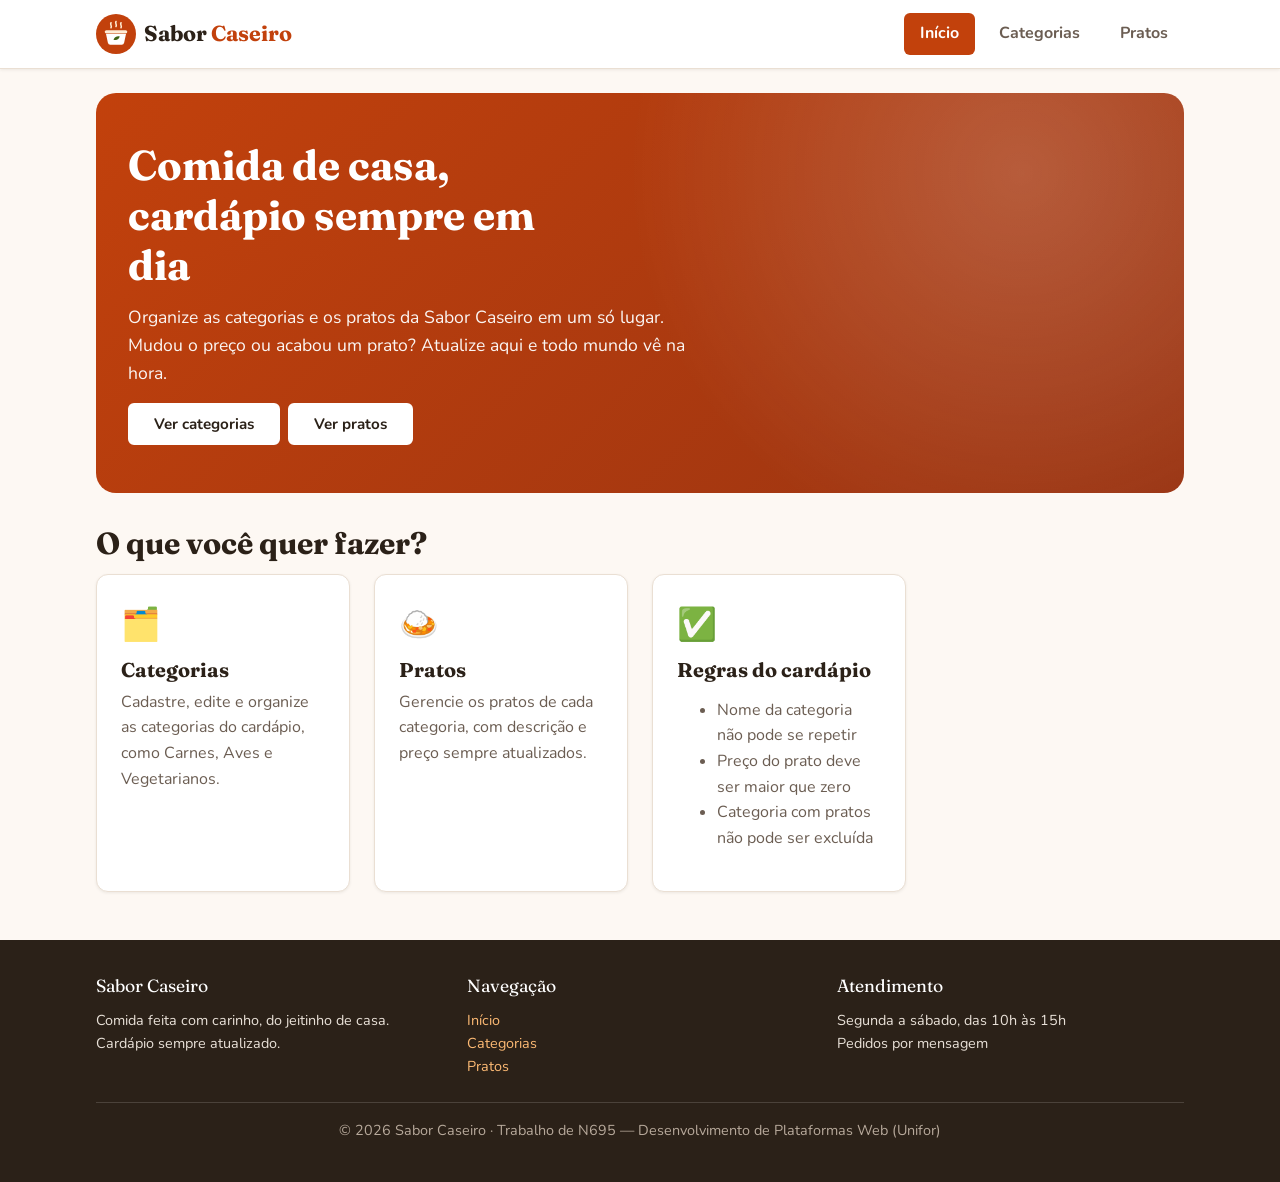
<file: frontend/index.html>
<!DOCTYPE html>
<html lang="pt-BR">
<head>
  <meta charset="UTF-8" />
  <meta name="viewport" content="width=device-width, initial-scale=1.0" />
  <meta name="description" content="Cardápio digital da marmitaria Sabor Caseiro." />
  <title>Sabor Caseiro — Cardápio Digital</title>
  <link rel="icon" href="img/logo.svg" type="image/svg+xml" />
  <link rel="preconnect" href="https://fonts.googleapis.com" />
  <link rel="preconnect" href="https://fonts.gstatic.com" crossorigin />
  <link href="https://fonts.googleapis.com/css2?family=Fraunces:wght@600;700&family=Nunito:wght@400;600;700;800&display=swap" rel="stylesheet" />
  <link rel="stylesheet" href="css/base.css" />
  <link rel="stylesheet" href="css/layout.css" />
  <link rel="stylesheet" href="css/componentes.css" />
</head>
<body data-pagina="inicio">
  <div id="cabecalho"></div>

  <main class="principal">
    <div class="container">
      <section class="destaque">
        <h1>Comida de casa, cardápio sempre em dia</h1>
        <p>
          Organize as categorias e os pratos da Sabor Caseiro em um só lugar.
          Mudou o preço ou acabou um prato? Atualize aqui e todo mundo vê na hora.
        </p>
        <div class="cartao__rodape">
          <a class="botao botao--secundario" href="categorias.html">Ver categorias</a>
          <a class="botao botao--secundario" href="pratos.html">Ver pratos</a>
        </div>
      </section>

      <h2>O que você quer fazer?</h2>
      <div class="grade-cartoes">
        <a class="cartao atalho" href="categorias.html">
          <div class="atalho__icone" aria-hidden="true">🗂️</div>
          <h3 class="cartao__titulo">Categorias</h3>
          <p class="texto-suave">Cadastre, edite e organize as categorias do cardápio, como Carnes, Aves e Vegetarianos.</p>
        </a>
        <a class="cartao atalho" href="pratos.html">
          <div class="atalho__icone" aria-hidden="true">🍛</div>
          <h3 class="cartao__titulo">Pratos</h3>
          <p class="texto-suave">Gerencie os pratos de cada categoria, com descrição e preço sempre atualizados.</p>
        </a>
        <div class="cartao">
          <div class="atalho__icone" aria-hidden="true">✅</div>
          <h3 class="cartao__titulo">Regras do cardápio</h3>
          <ul class="texto-suave">
            <li>Nome da categoria não pode se repetir</li>
            <li>Preço do prato deve ser maior que zero</li>
            <li>Categoria com pratos não pode ser excluída</li>
          </ul>
        </div>
      </div>
    </div>
  </main>

  <div id="rodape"></div>

  <script src="js/layout.js"></script>
  <script src="js/ui.js"></script>
</body>
</html>
</file>
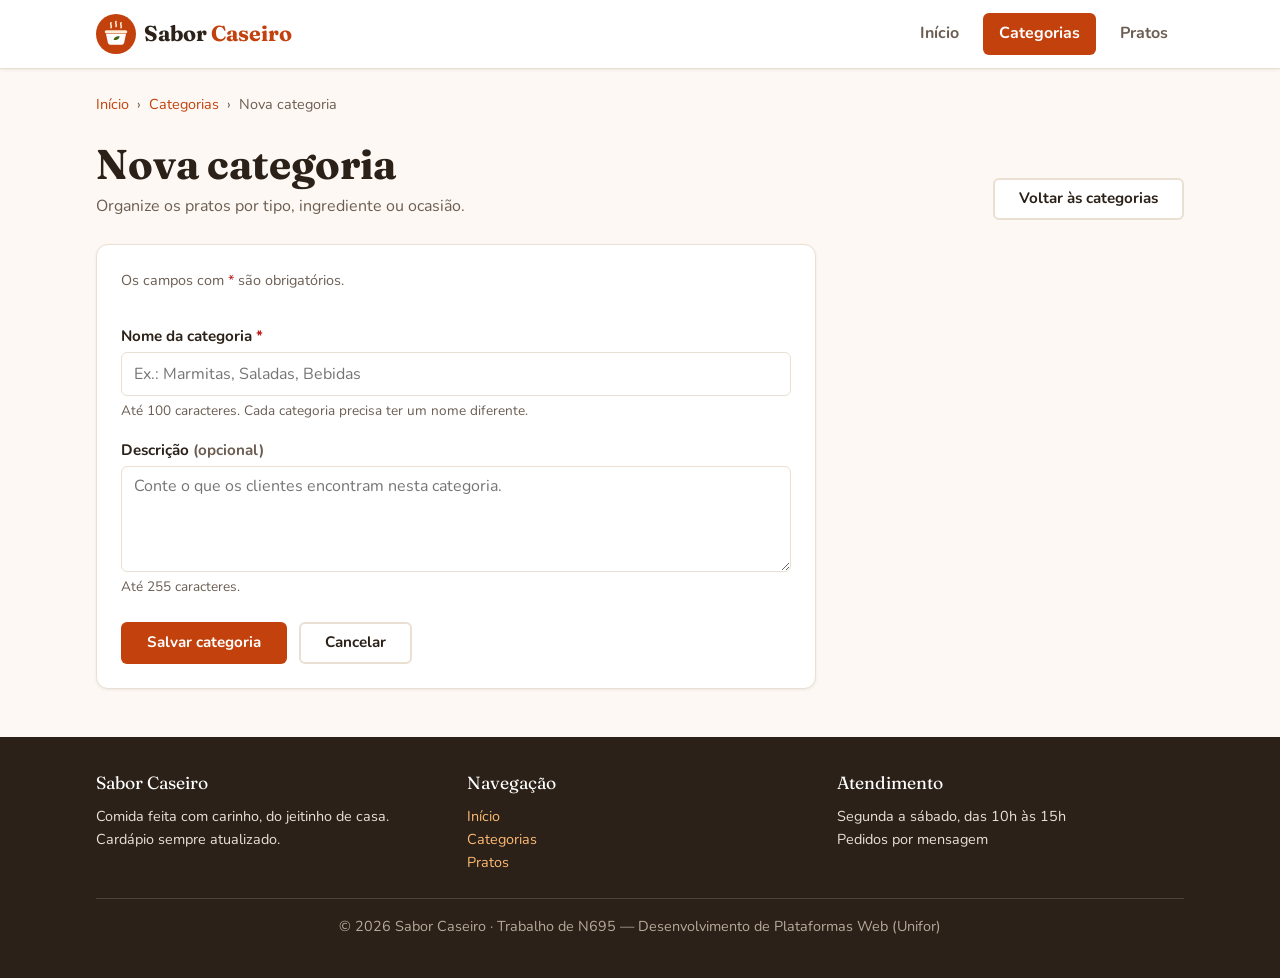
<file: frontend/categoria-formulario.html>
<!DOCTYPE html>
<html lang="pt-BR">
<head>
  <meta charset="UTF-8" />
  <meta name="viewport" content="width=device-width, initial-scale=1.0" />
  <title>Nova categoria — Sabor Caseiro</title>
  <link rel="icon" href="img/logo.svg" type="image/svg+xml" />
  <link rel="preconnect" href="https://fonts.googleapis.com" />
  <link rel="preconnect" href="https://fonts.gstatic.com" crossorigin />
  <link href="https://fonts.googleapis.com/css2?family=Fraunces:wght@600;700&family=Nunito:wght@400;600;700;800&display=swap" rel="stylesheet" />
  <link rel="stylesheet" href="css/base.css" />
  <link rel="stylesheet" href="css/layout.css" />
  <link rel="stylesheet" href="css/componentes.css" />
  <link rel="stylesheet" href="css/jose.css" />
</head>
<body data-pagina="categorias" data-tela="categoria-formulario">
  <div id="cabecalho"></div>
  <main class="principal" id="principal">
    <div class="container">
      <nav class="trilha" aria-label="Você está em">
        <ol class="trilha__lista">
          <li class="trilha__item"><a href="index.html">Início</a></li>
          <li class="trilha__item"><a href="categorias.html">Categorias</a></li>
          <li class="trilha__item" id="trilha-formulario" aria-current="page">Nova categoria</li>
        </ol>
      </nav>
      <div class="cabecalho-pagina">
        <div>
          <h1 id="titulo-formulario" class="cabecalho-pagina__titulo">Nova categoria</h1>
          <p class="cabecalho-pagina__subtitulo">Organize os pratos por tipo, ingrediente ou ocasião.</p>
        </div>
        <a class="botao botao--secundario" href="categorias.html">Voltar às categorias</a>
      </div>
      <div id="mensagem" tabindex="-1" hidden></div>
      <div id="carregando" class="carregando" role="status">Carregando categoria…</div>
      <button id="tentar-novamente" class="botao botao--secundario" type="button" hidden>Tentar novamente</button>
      <form id="formulario" class="formulario cartao painel-formulario" novalidate hidden>
        <p class="nota-formulario texto-suave">Os campos com <span class="campo__obrigatorio">*</span> são obrigatórios.</p>
        <div class="campo">
          <label class="campo__rotulo" for="nome">Nome da categoria <span class="campo__obrigatorio" aria-hidden="true">*</span></label>
          <input class="campo__entrada" id="nome" name="nome" type="text" required maxlength="100" autocomplete="off" placeholder="Ex.: Marmitas, Saladas, Bebidas" aria-describedby="nome-ajuda nome-erro" />
          <small class="campo__ajuda" id="nome-ajuda">Até 100 caracteres. Cada categoria precisa ter um nome diferente.</small>
          <span class="campo__erro" id="nome-erro"></span>
        </div>
        <div class="campo">
          <label class="campo__rotulo" for="descricao">Descrição <span class="texto-suave">(opcional)</span></label>
          <textarea class="campo__entrada" id="descricao" name="descricao" maxlength="255" rows="4" placeholder="Conte o que os clientes encontram nesta categoria." aria-describedby="descricao-ajuda descricao-erro"></textarea>
          <small class="campo__ajuda" id="descricao-ajuda">Até 255 caracteres.</small>
          <span class="campo__erro" id="descricao-erro"></span>
        </div>
        <div class="formulario__acoes">
          <button id="salvar" class="botao botao--primario" type="submit">Salvar categoria</button>
          <a class="botao botao--secundario" href="categorias.html">Cancelar</a>
        </div>
      </form>
      <noscript><p class="alerta alerta--aviso">Ative o JavaScript para cadastrar ou editar categorias.</p></noscript>
    </div>
  </main>
  <div id="rodape"></div>
  <script src="js/layout.js"></script>
  <script src="js/ui.js"></script>
  <script src="js/api.js"></script>
  <script src="js/categorias.js"></script>
</body>
</html>
</file>
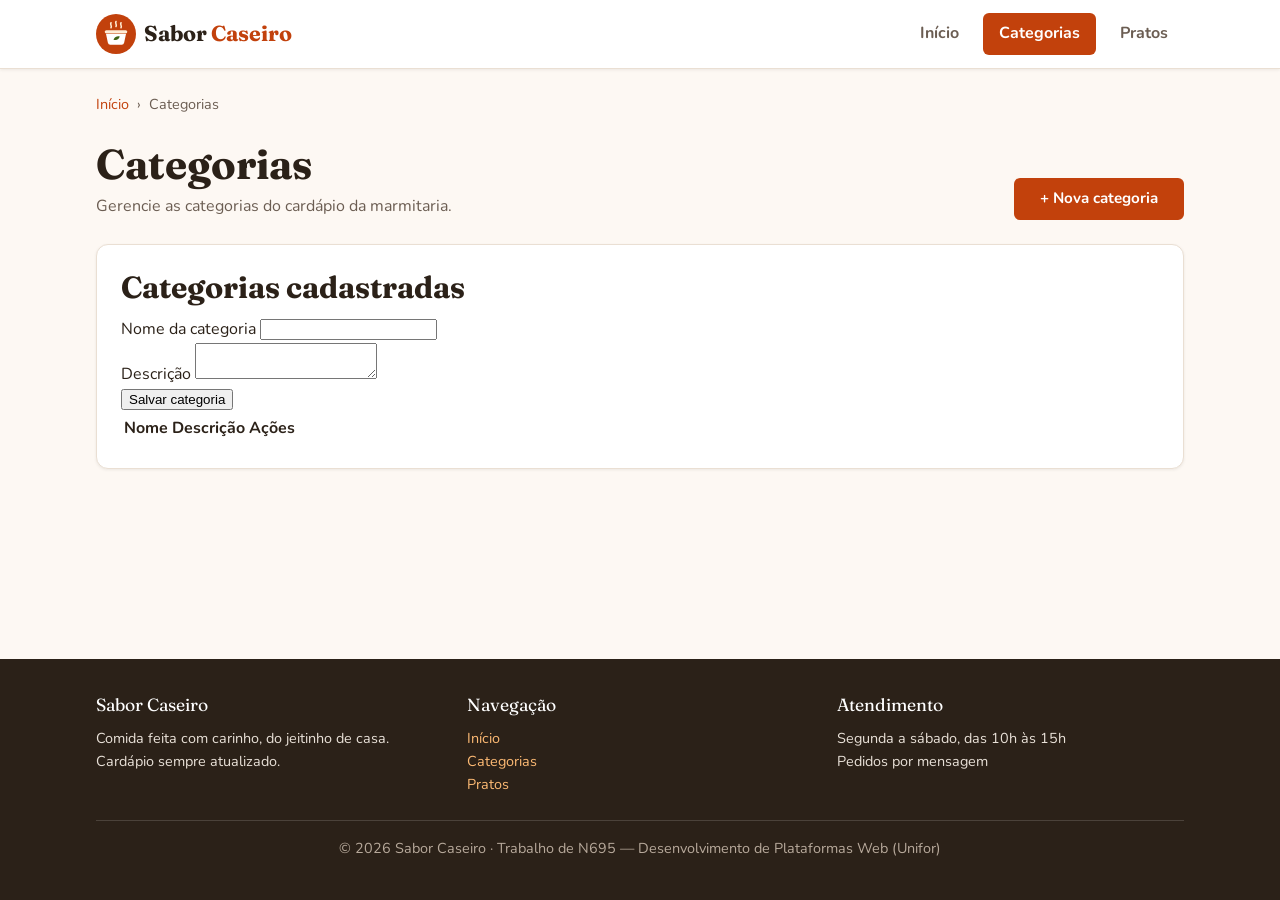
<file: frontend/categorias.html>
<!DOCTYPE html>
<!--
  MODELO DE PÁGINA — Sabor Caseiro
  Copie este arquivo para criar uma nova tela (ex.: categorias.html, pratos.html).
  1. Troque o <title> e o data-pagina do <body> ("categorias" ou "pratos").
  2. Coloque o conteúdo da tela dentro de <div class="container">.
  3. Adicione o script específico da tela depois de layout.js e ui.js.
-->
<html lang="pt-BR">
<head>
  <meta charset="UTF-8" />
  <meta name="viewport" content="width=device-width, initial-scale=1.0" />
  <title>Categorias - Sabor Caseiro</title>
  <link rel="icon" href="img/logo.svg" type="image/svg+xml" />
  <link rel="preconnect" href="https://fonts.googleapis.com" />
  <link rel="preconnect" href="https://fonts.gstatic.com" crossorigin />
  <link href="https://fonts.googleapis.com/css2?family=Fraunces:wght@600;700&family=Nunito:wght@400;600;700;800&display=swap" rel="stylesheet" />
  <link rel="stylesheet" href="css/base.css" />
  <link rel="stylesheet" href="css/layout.css" />
  <link rel="stylesheet" href="css/componentes.css" />
</head>
<body data-pagina="categorias">
  <div id="cabecalho"></div>

  <main class="principal">
    <div class="container">
      <nav class="trilha" aria-label="Você está em">
        <ol class="trilha__lista">
          <li class="trilha__item"><a href="index.html">Início</a></li>
          <li class="trilha__item" aria-current="page">Categorias</li>
        </ol>
      </nav>

      <div class="cabecalho-pagina">
        <div>
          <h1 class="cabecalho-pagina__titulo">Categorias</h1>
          <p class="cabecalho-pagina__subtitulo">Gerencie as categorias do cardápio da marmitaria.</p>
        </div>
        <a class="botao botao--primario" href="#">+ Nova categoria</a>
      </div>

      <section class="cartao">
    <h2>Categorias cadastradas</h2>

    <form id="form-categoria">
        <input type="hidden" id="categoria-id">

        <div>
            <label for="nome">Nome da categoria</label>
            <input type="text" id="nome" required>
        </div>

        <div>
            <label for="descricao">Descrição</label>
            <textarea id="descricao"></textarea>
        </div>

        <button type="submit" id="btn-salvar">
            Salvar categoria
        </button>

        <button type="button" id="btn-cancelar" hidden>
            Cancelar edição
        </button>
    </form>

    <div id="mensagem-categorias"></div>

    <table>
        <thead>
            <tr>
                <th>Nome</th>
                <th>Descrição</th>
                <th>Ações</th>
            </tr>
        </thead>
        <tbody id="tabela-categorias"></tbody>
    </table>
</section>
    </div>
  </main>

  <div id="rodape"></div>

  <script src="js/layout.js"></script>
  <script src="js/ui.js"></script>
  <!-- <script src="js/categorias.js"></script> -->
</body>
</html>
</file>
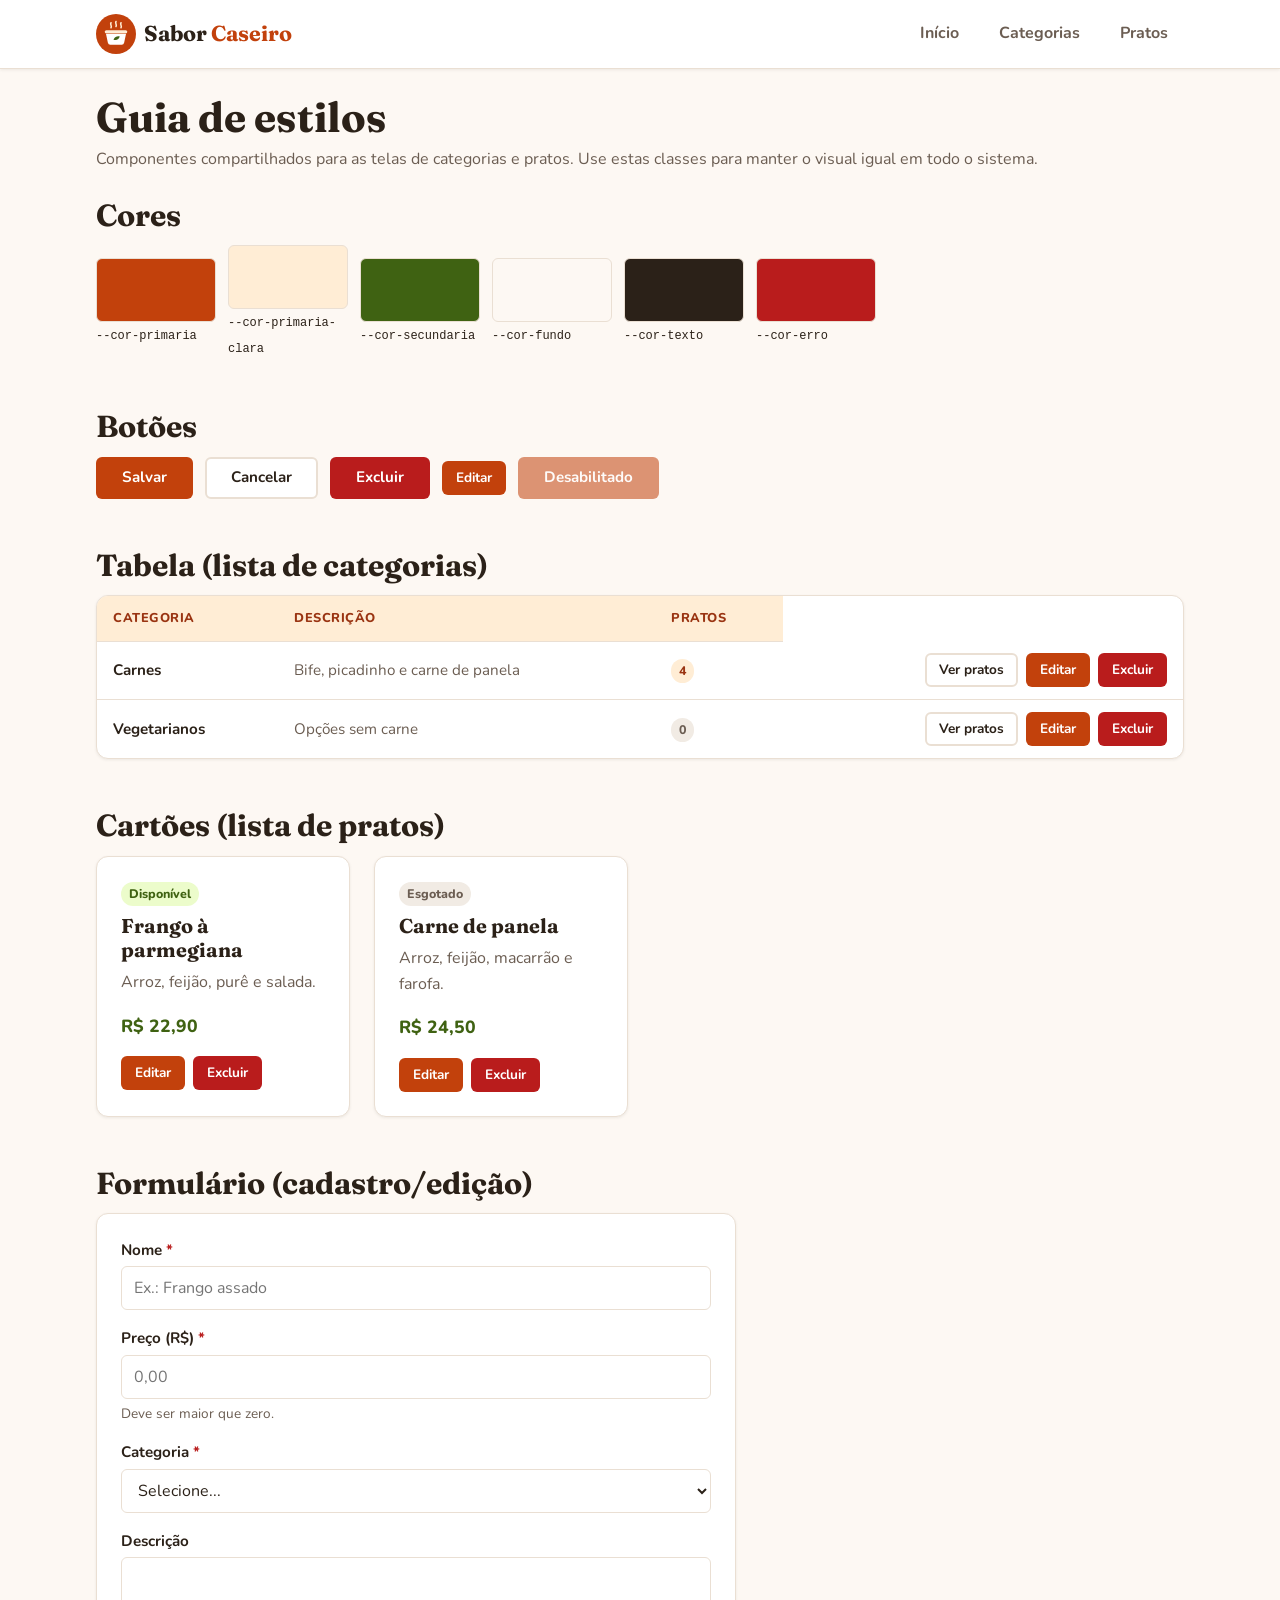
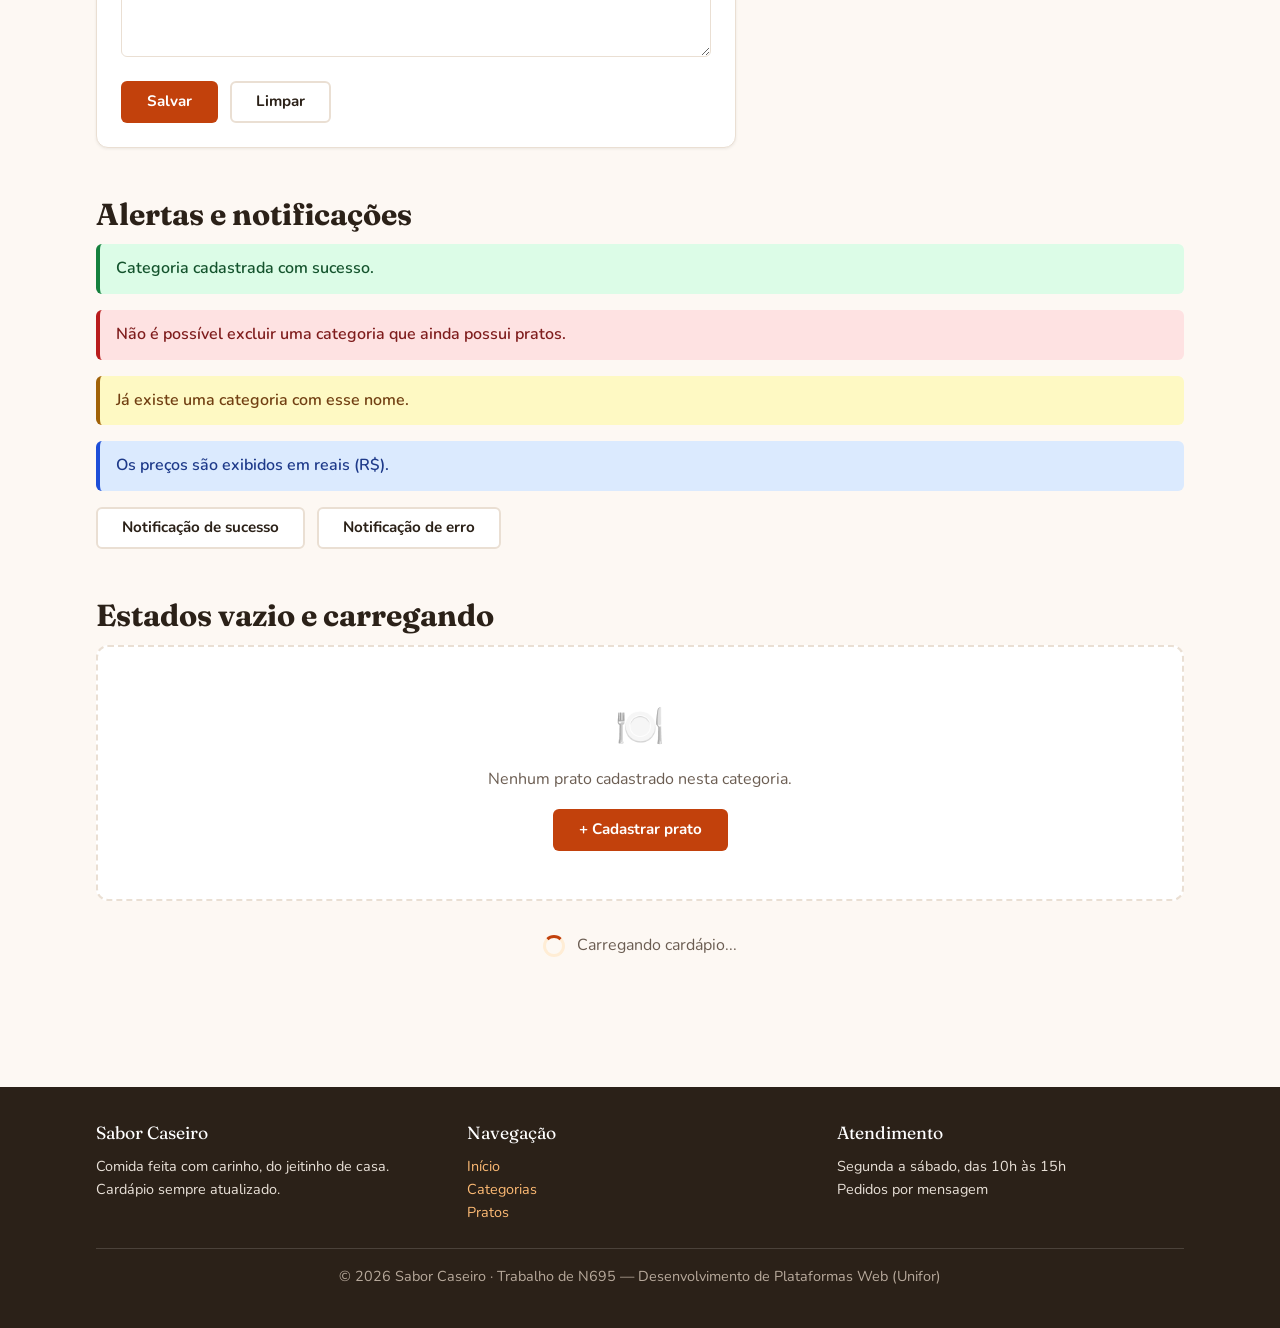
<file: frontend/guia-de-estilos.html>
<!DOCTYPE html>
<html lang="pt-BR">
<head>
  <meta charset="UTF-8" />
  <meta name="viewport" content="width=device-width, initial-scale=1.0" />
  <title>Guia de estilos — Sabor Caseiro</title>
  <link rel="icon" href="img/logo.svg" type="image/svg+xml" />
  <link rel="preconnect" href="https://fonts.googleapis.com" />
  <link rel="preconnect" href="https://fonts.gstatic.com" crossorigin />
  <link href="https://fonts.googleapis.com/css2?family=Fraunces:wght@600;700&family=Nunito:wght@400;600;700;800&display=swap" rel="stylesheet" />
  <link rel="stylesheet" href="css/base.css" />
  <link rel="stylesheet" href="css/layout.css" />
  <link rel="stylesheet" href="css/componentes.css" />
  <style>
    .secao-guia { margin-bottom: var(--esp-7); }
    .linha { display: flex; flex-wrap: wrap; gap: var(--esp-3); align-items: center; }
    .amostra { width: 120px; }
    .amostra__cor { height: 64px; border-radius: var(--raio-p); border: 1px solid var(--cor-borda); }
    .amostra code { font-size: 0.75rem; }
  </style>
</head>
<body data-pagina="">
  <div id="cabecalho"></div>

  <main class="principal">
    <div class="container">
      <div class="cabecalho-pagina">
        <div>
          <h1 class="cabecalho-pagina__titulo">Guia de estilos</h1>
          <p class="cabecalho-pagina__subtitulo">
            Componentes compartilhados para as telas de categorias e pratos.
            Use estas classes para manter o visual igual em todo o sistema.
          </p>
        </div>
      </div>

      <section class="secao-guia">
        <h2>Cores</h2>
        <div class="linha">
          <div class="amostra"><div class="amostra__cor" style="background:var(--cor-primaria)"></div><code>--cor-primaria</code></div>
          <div class="amostra"><div class="amostra__cor" style="background:var(--cor-primaria-clara)"></div><code>--cor-primaria-clara</code></div>
          <div class="amostra"><div class="amostra__cor" style="background:var(--cor-secundaria)"></div><code>--cor-secundaria</code></div>
          <div class="amostra"><div class="amostra__cor" style="background:var(--cor-fundo)"></div><code>--cor-fundo</code></div>
          <div class="amostra"><div class="amostra__cor" style="background:var(--cor-texto)"></div><code>--cor-texto</code></div>
          <div class="amostra"><div class="amostra__cor" style="background:var(--cor-erro)"></div><code>--cor-erro</code></div>
        </div>
      </section>

      <section class="secao-guia">
        <h2>Botões</h2>
        <div class="linha">
          <button class="botao botao--primario" type="button">Salvar</button>
          <button class="botao botao--secundario" type="button">Cancelar</button>
          <button class="botao botao--perigo" type="button">Excluir</button>
          <button class="botao botao--primario botao--pequeno" type="button">Editar</button>
          <button class="botao botao--primario" type="button" disabled>Desabilitado</button>
        </div>
      </section>

      <section class="secao-guia">
        <h2>Tabela (lista de categorias)</h2>
        <div class="tabela-wrapper">
          <table class="tabela">
            <thead>
              <tr><th>Categoria</th><th>Descrição</th><th class="tabela__numero">Pratos</th><th class="sr-only">Ações</th></tr>
            </thead>
            <tbody>
              <tr>
                <td><strong>Carnes</strong></td>
                <td class="texto-suave">Bife, picadinho e carne de panela</td>
                <td class="tabela__numero"><span class="selo selo--primario">4</span></td>
                <td><div class="tabela__acoes">
                  <a class="botao botao--secundario botao--pequeno" href="#">Ver pratos</a>
                  <button class="botao botao--primario botao--pequeno" type="button">Editar</button>
                  <button class="botao botao--perigo botao--pequeno" type="button" data-demo="excluir">Excluir</button>
                </div></td>
              </tr>
              <tr>
                <td><strong>Vegetarianos</strong></td>
                <td class="texto-suave">Opções sem carne</td>
                <td class="tabela__numero"><span class="selo selo--neutro">0</span></td>
                <td><div class="tabela__acoes">
                  <a class="botao botao--secundario botao--pequeno" href="#">Ver pratos</a>
                  <button class="botao botao--primario botao--pequeno" type="button">Editar</button>
                  <button class="botao botao--perigo botao--pequeno" type="button" data-demo="excluir">Excluir</button>
                </div></td>
              </tr>
            </tbody>
          </table>
        </div>
      </section>

      <section class="secao-guia">
        <h2>Cartões (lista de pratos)</h2>
        <div class="grade-cartoes">
          <article class="cartao">
            <span class="selo selo--sucesso">Disponível</span>
            <h3 class="cartao__titulo" style="margin-top:var(--esp-2)">Frango à parmegiana</h3>
            <p class="texto-suave">Arroz, feijão, purê e salada.</p>
            <p class="preco" data-preco="22.9"></p>
            <div class="cartao__rodape">
              <button class="botao botao--primario botao--pequeno" type="button">Editar</button>
              <button class="botao botao--perigo botao--pequeno" type="button" data-demo="excluir">Excluir</button>
            </div>
          </article>
          <article class="cartao">
            <span class="selo selo--neutro">Esgotado</span>
            <h3 class="cartao__titulo" style="margin-top:var(--esp-2)">Carne de panela</h3>
            <p class="texto-suave">Arroz, feijão, macarrão e farofa.</p>
            <p class="preco" data-preco="24.5"></p>
            <div class="cartao__rodape">
              <button class="botao botao--primario botao--pequeno" type="button">Editar</button>
              <button class="botao botao--perigo botao--pequeno" type="button" data-demo="excluir">Excluir</button>
            </div>
          </article>
        </div>
      </section>

      <section class="secao-guia">
        <h2>Formulário (cadastro/edição)</h2>
        <form class="formulario cartao" id="form-demo" novalidate>
          <div class="campo">
            <label class="campo__rotulo" for="nome">Nome <span class="campo__obrigatorio">*</span></label>
            <input class="campo__entrada" id="nome" name="nome" type="text" placeholder="Ex.: Frango assado" />
            <span class="campo__erro"></span>
          </div>
          <div class="campo">
            <label class="campo__rotulo" for="preco">Preço (R$) <span class="campo__obrigatorio">*</span></label>
            <input class="campo__entrada" id="preco" name="preco" type="number" step="0.01" placeholder="0,00" />
            <span class="campo__ajuda">Deve ser maior que zero.</span>
            <span class="campo__erro"></span>
          </div>
          <div class="campo">
            <label class="campo__rotulo" for="categoria">Categoria <span class="campo__obrigatorio">*</span></label>
            <select class="campo__entrada" id="categoria" name="categoria">
              <option value="">Selecione...</option>
              <option>Carnes</option>
              <option>Aves</option>
            </select>
            <span class="campo__erro"></span>
          </div>
          <div class="campo">
            <label class="campo__rotulo" for="descricao">Descrição</label>
            <textarea class="campo__entrada" id="descricao" name="descricao"></textarea>
          </div>
          <div class="formulario__acoes">
            <button class="botao botao--primario" type="submit">Salvar</button>
            <button class="botao botao--secundario" type="reset">Limpar</button>
          </div>
        </form>
      </section>

      <section class="secao-guia">
        <h2>Alertas e notificações</h2>
        <div class="alerta alerta--sucesso">Categoria cadastrada com sucesso.</div>
        <div class="alerta alerta--erro">Não é possível excluir uma categoria que ainda possui pratos.</div>
        <div class="alerta alerta--aviso">Já existe uma categoria com esse nome.</div>
        <div class="alerta alerta--info">Os preços são exibidos em reais (R$).</div>
        <div class="linha">
          <button class="botao botao--secundario" type="button" data-notificar="sucesso">Notificação de sucesso</button>
          <button class="botao botao--secundario" type="button" data-notificar="erro">Notificação de erro</button>
        </div>
      </section>

      <section class="secao-guia">
        <h2>Estados vazio e carregando</h2>
        <div class="estado-vazio">
          <div class="estado-vazio__icone" aria-hidden="true">🍽️</div>
          <p>Nenhum prato cadastrado nesta categoria.</p>
          <a class="botao botao--primario" href="#">+ Cadastrar prato</a>
        </div>
        <div class="carregando">Carregando cardápio...</div>
      </section>
    </div>
  </main>

  <div id="rodape"></div>

  <script src="js/layout.js"></script>
  <script src="js/ui.js"></script>
  <script>
    // Somente para demonstração dos componentes neste guia.
    document.querySelectorAll("[data-preco]").forEach((el) => {
      el.textContent = SaborCaseiro.formatarPreco(el.dataset.preco);
    });

    document.querySelectorAll("[data-notificar]").forEach((botao) => {
      botao.addEventListener("click", () => {
        const tipo = botao.dataset.notificar;
        const texto = tipo === "sucesso" ? "Prato salvo com sucesso!" : "Erro ao conectar com o servidor.";
        SaborCaseiro.notificar(texto, tipo);
      });
    });

    document.querySelectorAll('[data-demo="excluir"]').forEach((botao) => {
      botao.addEventListener("click", async () => {
        const ok = await SaborCaseiro.confirmar("Tem certeza que deseja excluir este item?", "Excluir");
        SaborCaseiro.notificar(ok ? "Item excluído." : "Exclusão cancelada.", ok ? "sucesso" : "info");
      });
    });

    document.getElementById("form-demo").addEventListener("submit", (evento) => {
      evento.preventDefault();
      const form = evento.target;
      SaborCaseiro.limparErrosFormulario(form);
      if (!form.nome.value.trim()) SaborCaseiro.mostrarErroCampo("nome", "Informe o nome do prato.");
      if (!(Number(form.preco.value) > 0)) SaborCaseiro.mostrarErroCampo("preco", "O preço deve ser maior que zero.");
      if (!form.categoria.value) SaborCaseiro.mostrarErroCampo("categoria", "Selecione uma categoria.");
      if (!form.querySelector(".campo--invalido")) SaborCaseiro.notificar("Formulário válido!", "sucesso");
    });
  </script>
</body>
</html>
</file>
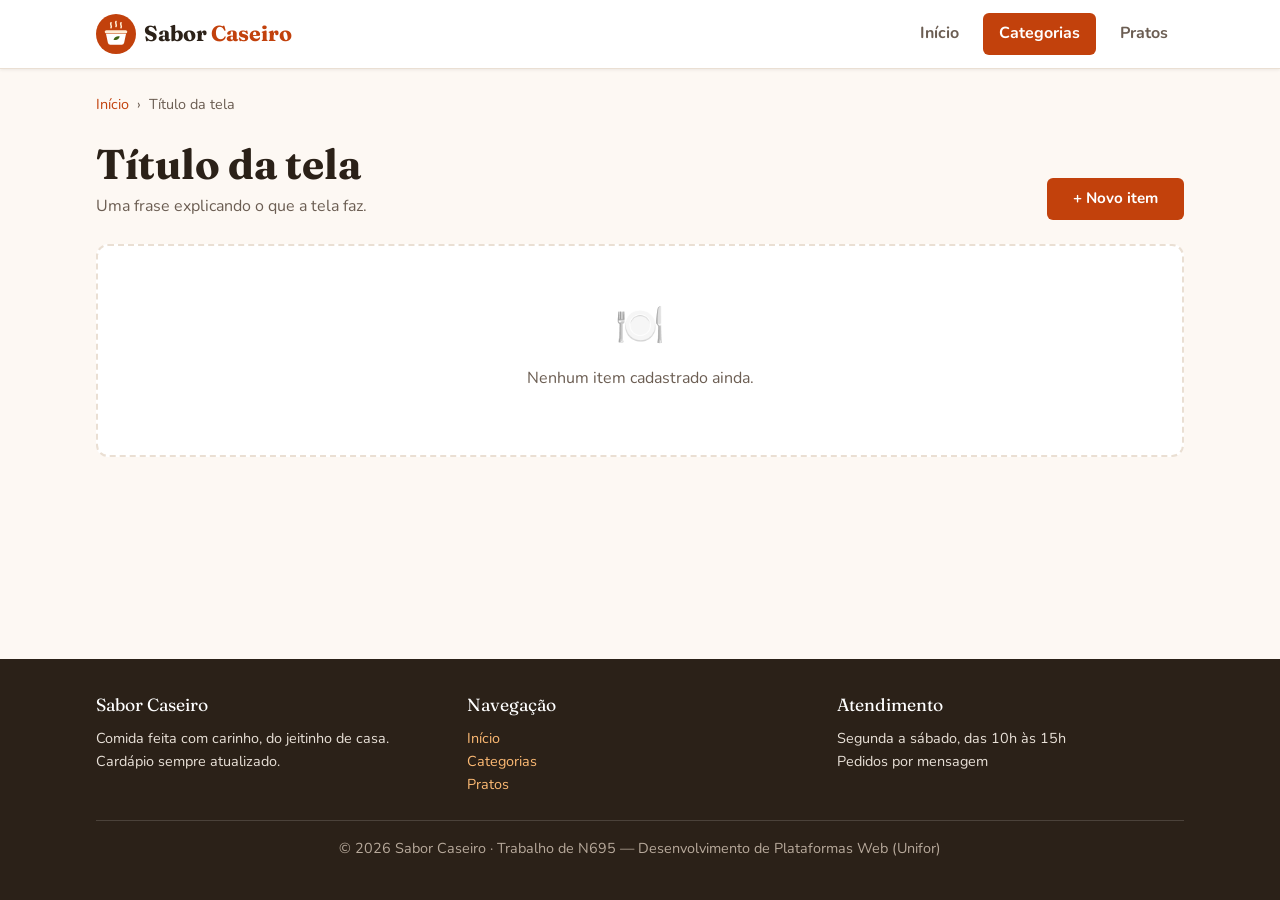
<file: frontend/modelo-pagina.html>
<!DOCTYPE html>
<!--
  MODELO DE PÁGINA — Sabor Caseiro
  Copie este arquivo para criar uma nova tela (ex.: categorias.html, pratos.html).
  1. Troque o <title> e o data-pagina do <body> ("categorias" ou "pratos").
  2. Coloque o conteúdo da tela dentro de <div class="container">.
  3. Adicione o script específico da tela depois de layout.js e ui.js.
-->
<html lang="pt-BR">
<head>
  <meta charset="UTF-8" />
  <meta name="viewport" content="width=device-width, initial-scale=1.0" />
  <title>Título da tela — Sabor Caseiro</title>
  <link rel="icon" href="img/logo.svg" type="image/svg+xml" />
  <link rel="preconnect" href="https://fonts.googleapis.com" />
  <link rel="preconnect" href="https://fonts.gstatic.com" crossorigin />
  <link href="https://fonts.googleapis.com/css2?family=Fraunces:wght@600;700&family=Nunito:wght@400;600;700;800&display=swap" rel="stylesheet" />
  <link rel="stylesheet" href="css/base.css" />
  <link rel="stylesheet" href="css/layout.css" />
  <link rel="stylesheet" href="css/componentes.css" />
</head>
<body data-pagina="categorias">
  <div id="cabecalho"></div>

  <main class="principal">
    <div class="container">
      <nav class="trilha" aria-label="Você está em">
        <ol class="trilha__lista">
          <li class="trilha__item"><a href="index.html">Início</a></li>
          <li class="trilha__item" aria-current="page">Título da tela</li>
        </ol>
      </nav>

      <div class="cabecalho-pagina">
        <div>
          <h1 class="cabecalho-pagina__titulo">Título da tela</h1>
          <p class="cabecalho-pagina__subtitulo">Uma frase explicando o que a tela faz.</p>
        </div>
        <a class="botao botao--primario" href="#">+ Novo item</a>
      </div>

      <!-- Conteúdo da tela aqui (tabela, formulário, cartões...) -->
      <div class="estado-vazio">
        <div class="estado-vazio__icone" aria-hidden="true">🍽️</div>
        <p>Nenhum item cadastrado ainda.</p>
      </div>
    </div>
  </main>

  <div id="rodape"></div>

  <script src="js/layout.js"></script>
  <script src="js/ui.js"></script>
  <!-- <script src="js/categorias.js"></script> -->
</body>
</html>
</file>
<file: frontend/css/base.css>
/* ==========================================================================
   Sabor Caseiro — base.css
   Variáveis de design (cores, fontes, espaçamentos), reset e tipografia.
   Todas as telas devem importar este arquivo PRIMEIRO.
   ========================================================================== */

:root {
  /* Cores da marca */
  --cor-primaria: #c2410c;          /* laranja terracota */
  --cor-primaria-escura: #9a3412;
  --cor-primaria-clara: #ffedd5;
  --cor-secundaria: #3f6212;        /* verde folha */
  --cor-secundaria-clara: #ecfccb;

  /* Neutras */
  --cor-fundo: #fdf8f3;             /* creme */
  --cor-superficie: #ffffff;
  --cor-borda: #eadfd3;
  --cor-texto: #2b2118;
  --cor-texto-suave: #6b5d52;

  /* Estados */
  --cor-sucesso: #15803d;
  --cor-sucesso-fundo: #dcfce7;
  --cor-erro: #b91c1c;
  --cor-erro-fundo: #fee2e2;
  --cor-aviso: #a16207;
  --cor-aviso-fundo: #fef9c3;
  --cor-info: #1d4ed8;
  --cor-info-fundo: #dbeafe;

  /* Tipografia */
  --fonte-titulo: "Fraunces", Georgia, serif;
  --fonte-texto: "Nunito", "Segoe UI", system-ui, sans-serif;

  /* Espaçamentos */
  --esp-1: 0.25rem;
  --esp-2: 0.5rem;
  --esp-3: 0.75rem;
  --esp-4: 1rem;
  --esp-5: 1.5rem;
  --esp-6: 2rem;
  --esp-7: 3rem;

  /* Bordas e sombras */
  --raio-p: 6px;
  --raio-m: 12px;
  --raio-g: 20px;
  --sombra-p: 0 1px 3px rgba(43, 33, 24, 0.08);
  --sombra-m: 0 6px 20px rgba(43, 33, 24, 0.10);

  /* Layout */
  --largura-max: 1120px;
  --altura-cabecalho: 68px;
  --transicao: 0.2s ease;
}

/* Reset */
*,
*::before,
*::after {
  box-sizing: border-box;
}

html {
  scroll-behavior: smooth;
}

body {
  margin: 0;
  min-height: 100vh;
  display: flex;
  flex-direction: column;
  background: var(--cor-fundo);
  color: var(--cor-texto);
  font-family: var(--fonte-texto);
  font-size: 1rem;
  line-height: 1.6;
  -webkit-font-smoothing: antialiased;
}

img {
  max-width: 100%;
  display: block;
}

a {
  color: var(--cor-primaria);
  text-decoration: none;
}

a:hover {
  text-decoration: underline;
}

/* Tipografia */
h1, h2, h3, h4 {
  font-family: var(--fonte-titulo);
  line-height: 1.2;
  margin: 0 0 var(--esp-3);
  color: var(--cor-texto);
}

h1 { font-size: clamp(1.8rem, 4vw, 2.6rem); }
h2 { font-size: clamp(1.4rem, 3vw, 1.9rem); }
h3 { font-size: 1.25rem; }

p {
  margin: 0 0 var(--esp-4);
}

.texto-suave {
  color: var(--cor-texto-suave);
}

/* Acessibilidade */
:focus-visible {
  outline: 3px solid var(--cor-primaria);
  outline-offset: 2px;
}

.sr-only {
  position: absolute;
  width: 1px;
  height: 1px;
  padding: 0;
  margin: -1px;
  overflow: hidden;
  clip: rect(0, 0, 0, 0);
  border: 0;
}
</file>
<file: frontend/css/layout.css>
/* ==========================================================================
   Sabor Caseiro — layout.css
   Estrutura da página: cabeçalho, menu de navegação, conteúdo e rodapé.
   ========================================================================== */

.container {
  width: 100%;
  max-width: var(--largura-max);
  margin: 0 auto;
  padding: 0 var(--esp-4);
}

/* ---------- Cabeçalho ---------- */
.cabecalho {
  position: sticky;
  top: 0;
  z-index: 100;
  background: var(--cor-superficie);
  border-bottom: 1px solid var(--cor-borda);
  box-shadow: var(--sombra-p);
}

.cabecalho__conteudo {
  display: flex;
  align-items: center;
  justify-content: space-between;
  height: var(--altura-cabecalho);
}

.logo {
  display: flex;
  align-items: center;
  gap: var(--esp-2);
  color: var(--cor-texto);
  font-family: var(--fonte-titulo);
  font-size: 1.35rem;
  font-weight: 700;
}

.logo:hover {
  text-decoration: none;
}

.logo__icone {
  width: 40px;
  height: 40px;
  flex-shrink: 0;
}

.logo__destaque {
  color: var(--cor-primaria);
}

/* ---------- Menu de navegação ---------- */
.menu__lista {
  display: flex;
  gap: var(--esp-2);
  margin: 0;
  padding: 0;
  list-style: none;
}

.menu__link {
  display: block;
  padding: var(--esp-2) var(--esp-4);
  border-radius: var(--raio-p);
  color: var(--cor-texto-suave);
  font-weight: 700;
  transition: background var(--transicao), color var(--transicao);
}

.menu__link:hover {
  background: var(--cor-primaria-clara);
  color: var(--cor-primaria-escura);
  text-decoration: none;
}

.menu__link--ativo,
.menu__link[aria-current="page"] {
  background: var(--cor-primaria);
  color: #fff;
}

.menu__link--ativo:hover,
.menu__link[aria-current="page"]:hover {
  background: var(--cor-primaria-escura);
  color: #fff;
}

/* Botão "hambúrguer" (só aparece no celular) */
.menu__botao {
  display: none;
  width: 44px;
  height: 44px;
  padding: 0;
  border: 1px solid var(--cor-borda);
  border-radius: var(--raio-p);
  background: var(--cor-superficie);
  cursor: pointer;
}

.menu__botao-linha {
  display: block;
  width: 20px;
  height: 2px;
  margin: 4px auto;
  background: var(--cor-texto);
  transition: transform var(--transicao), opacity var(--transicao);
}

.menu__botao[aria-expanded="true"] .menu__botao-linha:nth-child(1) {
  transform: translateY(6px) rotate(45deg);
}

.menu__botao[aria-expanded="true"] .menu__botao-linha:nth-child(2) {
  opacity: 0;
}

.menu__botao[aria-expanded="true"] .menu__botao-linha:nth-child(3) {
  transform: translateY(-6px) rotate(-45deg);
}

/* ---------- Trilha de navegação (breadcrumb) ---------- */
.trilha {
  margin: var(--esp-5) 0 var(--esp-2);
  font-size: 0.9rem;
}

.trilha__lista {
  display: flex;
  flex-wrap: wrap;
  gap: var(--esp-2);
  margin: 0;
  padding: 0;
  list-style: none;
  color: var(--cor-texto-suave);
}

.trilha__item + .trilha__item::before {
  content: "›";
  margin-right: var(--esp-2);
}

/* ---------- Conteúdo principal ---------- */
.principal {
  flex: 1;
  padding-bottom: var(--esp-7);
}

.cabecalho-pagina {
  display: flex;
  flex-wrap: wrap;
  align-items: flex-end;
  justify-content: space-between;
  gap: var(--esp-4);
  margin: var(--esp-5) 0;
}

.cabecalho-pagina__titulo {
  margin: 0;
}

.cabecalho-pagina__subtitulo {
  margin: var(--esp-1) 0 0;
  color: var(--cor-texto-suave);
}

/* ---------- Rodapé ---------- */
.rodape {
  background: var(--cor-texto);
  color: #e9e1d8;
  padding: var(--esp-6) 0 var(--esp-5);
  font-size: 0.9rem;
}

.rodape__conteudo {
  display: grid;
  grid-template-columns: repeat(auto-fit, minmax(200px, 1fr));
  gap: var(--esp-5);
}

.rodape__titulo {
  margin-bottom: var(--esp-2);
  color: #fff;
  font-family: var(--fonte-titulo);
  font-size: 1.1rem;
}

.rodape a {
  color: #fdba74;
}

.rodape__lista {
  margin: 0;
  padding: 0;
  list-style: none;
}

.rodape__copyright {
  margin-top: var(--esp-5);
  padding-top: var(--esp-4);
  border-top: 1px solid rgba(255, 255, 255, 0.15);
  text-align: center;
  color: #b7a99b;
}

/* ---------- Responsivo ---------- */
@media (max-width: 720px) {
  .menu__botao {
    display: block;
  }

  .menu {
    position: absolute;
    top: var(--altura-cabecalho);
    left: 0;
    right: 0;
    display: none;
    background: var(--cor-superficie);
    border-bottom: 1px solid var(--cor-borda);
    box-shadow: var(--sombra-m);
  }

  .menu--aberto {
    display: block;
  }

  .menu__lista {
    flex-direction: column;
    padding: var(--esp-3) var(--esp-4);
  }

  .menu__link {
    padding: var(--esp-3) var(--esp-4);
  }
}
</file>
<file: frontend/css/componentes.css>
/* ==========================================================================
   Sabor Caseiro — componentes.css
   Componentes reutilizáveis por todas as telas: botões, cartões, tabelas,
   formulários, alertas, selos (badges), estado vazio e modal de confirmação.
   Veja exemplos de uso em guia-de-estilos.html.
   ========================================================================== */

/* ---------- Botões ---------- */
.botao {
  display: inline-flex;
  align-items: center;
  justify-content: center;
  gap: var(--esp-2);
  min-height: 42px;
  padding: var(--esp-2) var(--esp-5);
  border: 2px solid transparent;
  border-radius: var(--raio-p);
  font-family: inherit;
  font-size: 0.95rem;
  font-weight: 700;
  line-height: 1;
  cursor: pointer;
  text-decoration: none;
  transition: background var(--transicao), border-color var(--transicao),
    color var(--transicao), transform var(--transicao);
}

.botao:hover {
  text-decoration: none;
}

.botao:active {
  transform: translateY(1px);
}

.botao:disabled,
.botao[aria-disabled="true"] {
  opacity: 0.55;
  cursor: not-allowed;
}

.botao--primario {
  background: var(--cor-primaria);
  color: #fff;
}

.botao--primario:hover {
  background: var(--cor-primaria-escura);
}

.botao--secundario {
  background: var(--cor-superficie);
  border-color: var(--cor-borda);
  color: var(--cor-texto);
}

.botao--secundario:hover {
  border-color: var(--cor-primaria);
  color: var(--cor-primaria);
}

.botao--perigo {
  background: var(--cor-erro);
  color: #fff;
}

.botao--perigo:hover {
  background: #991b1b;
}

.botao--pequeno {
  min-height: 34px;
  padding: var(--esp-1) var(--esp-3);
  font-size: 0.85rem;
}

/* ---------- Cartões ---------- */
.cartao {
  background: var(--cor-superficie);
  border: 1px solid var(--cor-borda);
  border-radius: var(--raio-m);
  box-shadow: var(--sombra-p);
  padding: var(--esp-5);
}

.cartao__titulo {
  margin-bottom: var(--esp-2);
}

.cartao__rodape {
  display: flex;
  flex-wrap: wrap;
  gap: var(--esp-2);
  margin-top: var(--esp-4);
}

.grade-cartoes {
  display: grid;
  grid-template-columns: repeat(auto-fill, minmax(250px, 1fr));
  gap: var(--esp-5);
}

/* ---------- Tabelas ---------- */
.tabela-wrapper {
  overflow-x: auto;
  background: var(--cor-superficie);
  border: 1px solid var(--cor-borda);
  border-radius: var(--raio-m);
  box-shadow: var(--sombra-p);
}

.tabela {
  width: 100%;
  border-collapse: collapse;
  font-size: 0.95rem;
}

.tabela th,
.tabela td {
  padding: var(--esp-3) var(--esp-4);
  text-align: left;
  border-bottom: 1px solid var(--cor-borda);
  vertical-align: middle;
}

.tabela th {
  background: var(--cor-primaria-clara);
  color: var(--cor-primaria-escura);
  font-size: 0.8rem;
  font-weight: 800;
  text-transform: uppercase;
  letter-spacing: 0.04em;
}

.tabela tbody tr:last-child td {
  border-bottom: none;
}

.tabela tbody tr:hover {
  background: #fffaf5;
}

.tabela__acoes {
  display: flex;
  gap: var(--esp-2);
  justify-content: flex-end;
  white-space: nowrap;
}

.tabela__numero {
  text-align: right;
  font-variant-numeric: tabular-nums;
}

/* ---------- Formulários ---------- */
.formulario {
  display: grid;
  gap: var(--esp-4);
  max-width: 640px;
}

.campo {
  display: grid;
  gap: var(--esp-1);
}

.campo__rotulo {
  font-weight: 700;
  font-size: 0.95rem;
}

.campo__obrigatorio {
  color: var(--cor-erro);
}

.campo__entrada {
  width: 100%;
  min-height: 44px;
  padding: var(--esp-2) var(--esp-3);
  border: 1px solid var(--cor-borda);
  border-radius: var(--raio-p);
  background: var(--cor-superficie);
  color: var(--cor-texto);
  font-family: inherit;
  font-size: 1rem;
  transition: border-color var(--transicao), box-shadow var(--transicao);
}

textarea.campo__entrada {
  min-height: 100px;
  resize: vertical;
}

.campo__entrada:focus {
  outline: none;
  border-color: var(--cor-primaria);
  box-shadow: 0 0 0 3px var(--cor-primaria-clara);
}

.campo__ajuda {
  font-size: 0.85rem;
  color: var(--cor-texto-suave);
}

.campo__erro {
  display: none;
  font-size: 0.85rem;
  font-weight: 700;
  color: var(--cor-erro);
}

/* Aplicar .campo--invalido na <div class="campo"> quando houver erro */
.campo--invalido .campo__entrada {
  border-color: var(--cor-erro);
  background: #fffafa;
}

.campo--invalido .campo__erro {
  display: block;
}

.formulario__acoes {
  display: flex;
  flex-wrap: wrap;
  gap: var(--esp-3);
  margin-top: var(--esp-2);
}

/* ---------- Alertas / mensagens ---------- */
.alerta {
  display: flex;
  align-items: flex-start;
  gap: var(--esp-3);
  margin-bottom: var(--esp-4);
  padding: var(--esp-3) var(--esp-4);
  border-left: 4px solid;
  border-radius: var(--raio-p);
  font-weight: 600;
}

.alerta--sucesso { background: var(--cor-sucesso-fundo); border-color: var(--cor-sucesso); color: #14532d; }
.alerta--erro    { background: var(--cor-erro-fundo);    border-color: var(--cor-erro);    color: #7f1d1d; }
.alerta--aviso   { background: var(--cor-aviso-fundo);   border-color: var(--cor-aviso);   color: #713f12; }
.alerta--info    { background: var(--cor-info-fundo);    border-color: var(--cor-info);    color: #1e3a8a; }

.alerta__fechar {
  margin-left: auto;
  border: none;
  background: none;
  color: inherit;
  font-size: 1.2rem;
  line-height: 1;
  cursor: pointer;
}

/* Área fixa para notificações temporárias (usada por SaborCaseiro.notificar) */
.notificacoes {
  position: fixed;
  right: var(--esp-4);
  bottom: var(--esp-4);
  z-index: 300;
  display: grid;
  gap: var(--esp-2);
  width: min(360px, calc(100vw - 2rem));
}

.notificacoes .alerta {
  margin: 0;
  box-shadow: var(--sombra-m);
  animation: entrar 0.25s ease;
}

@keyframes entrar {
  from { opacity: 0; transform: translateY(10px); }
  to   { opacity: 1; transform: translateY(0); }
}

/* ---------- Selos (badges) e preço ---------- */
.selo {
  display: inline-block;
  padding: 2px var(--esp-2);
  border-radius: 999px;
  font-size: 0.78rem;
  font-weight: 800;
}

.selo--primario  { background: var(--cor-primaria-clara);   color: var(--cor-primaria-escura); }
.selo--sucesso   { background: var(--cor-secundaria-clara); color: var(--cor-secundaria); }
.selo--neutro    { background: #f1ebe4; color: var(--cor-texto-suave); }

.preco {
  color: var(--cor-secundaria);
  font-weight: 800;
  font-size: 1.1rem;
  font-variant-numeric: tabular-nums;
}

/* ---------- Estado vazio e carregando ---------- */
.estado-vazio {
  padding: var(--esp-7) var(--esp-4);
  text-align: center;
  color: var(--cor-texto-suave);
  background: var(--cor-superficie);
  border: 2px dashed var(--cor-borda);
  border-radius: var(--raio-m);
}

.estado-vazio__icone {
  font-size: 2.5rem;
  margin-bottom: var(--esp-2);
}

.carregando {
  display: flex;
  align-items: center;
  justify-content: center;
  gap: var(--esp-3);
  padding: var(--esp-6);
  color: var(--cor-texto-suave);
}

.carregando::before {
  content: "";
  width: 22px;
  height: 22px;
  border: 3px solid var(--cor-primaria-clara);
  border-top-color: var(--cor-primaria);
  border-radius: 50%;
  animation: girar 0.8s linear infinite;
}

@keyframes girar {
  to { transform: rotate(360deg); }
}

/* ---------- Modal de confirmação ---------- */
.modal {
  position: fixed;
  inset: 0;
  z-index: 200;
  display: none;
  align-items: center;
  justify-content: center;
  padding: var(--esp-4);
  background: rgba(43, 33, 24, 0.55);
}

.modal--aberto {
  display: flex;
}

.modal__caixa {
  width: min(440px, 100%);
  padding: var(--esp-5);
  background: var(--cor-superficie);
  border-radius: var(--raio-m);
  box-shadow: var(--sombra-m);
}

.modal__acoes {
  display: flex;
  justify-content: flex-end;
  gap: var(--esp-3);
  margin-top: var(--esp-5);
}

/* ---------- Seção de destaque (página inicial) ---------- */
.destaque {
  margin: var(--esp-5) 0 var(--esp-6);
  padding: var(--esp-7) var(--esp-6);
  border-radius: var(--raio-g);
  background:
    radial-gradient(circle at 85% 20%, rgba(255, 255, 255, 0.18), transparent 40%),
    linear-gradient(135deg, var(--cor-primaria) 0%, var(--cor-primaria-escura) 100%);
  color: #fff;
}

.destaque h1 {
  color: #fff;
  max-width: 16ch;
}

.destaque p {
  max-width: 52ch;
  font-size: 1.1rem;
  opacity: 0.95;
}

.destaque .botao--secundario {
  border-color: #fff;
}

.atalho {
  display: block;
  color: inherit;
  transition: transform var(--transicao), box-shadow var(--transicao);
}

.atalho:hover {
  transform: translateY(-3px);
  box-shadow: var(--sombra-m);
  text-decoration: none;
}

.atalho__icone {
  font-size: 2rem;
  margin-bottom: var(--esp-2);
}

@media (max-width: 720px) {
  .destaque {
    padding: var(--esp-6) var(--esp-5);
  }

  .modal__acoes,
  .formulario__acoes {
    flex-direction: column-reverse;
  }

  .modal__acoes .botao,
  .formulario__acoes .botao {
    width: 100%;
  }
}
</file>
<file: frontend/css/jose.css>
/* José — complementos das telas; os componentes e as cores vêm do layout original. */
[hidden] { display: none !important; }
.acoes-linha { display: flex; flex-wrap: wrap; gap: var(--esp-2); }
.barra-lista { display: flex; align-items: flex-end; justify-content: space-between; flex-wrap: wrap; gap: var(--esp-4); margin-bottom: var(--esp-4); }
.barra-lista .campo { min-width: min(100%, 280px); max-width: 100%; }
.resumo-lista { margin: 0; color: var(--cor-texto-suave); }
.painel-formulario { max-width: 720px; }
.painel-formulario .formulario { max-width: none; }
.nota-formulario { font-size: 0.9rem; color: var(--cor-texto-suave); }
.voltar-lista { display: inline-flex; margin-bottom: var(--esp-4); font-weight: 700; }
.tabela td { overflow-wrap: anywhere; }
.tabela__descricao { max-width: 28rem; }
.tabela__nome { font-weight: 800; }
.lista-pratos { display: grid; gap: var(--esp-6); }
.grupo-pratos__titulo { display: flex; flex-wrap: wrap; align-items: center; gap: var(--esp-3); margin-bottom: var(--esp-4); overflow-wrap: anywhere; }
.cartao-prato { display: flex; flex-direction: column; min-width: 0; }
.cartao-prato .texto-suave { flex: 1; overflow-wrap: anywhere; }
.cartao-prato .cartao__titulo { overflow-wrap: anywhere; }
.cartao-prato .preco { margin-bottom: 0; }
.cartao-prato .cartao__rodape { border-top: 1px solid var(--cor-borda); padding-top: var(--esp-4); }
.estado-vazio p:last-child { margin-bottom: 0; }
#mensagem { overflow-wrap: anywhere; }
@media (max-width: 620px) {
  .barra-lista, .barra-lista .campo { width: 100%; }
  .tabela-categorias thead { display: none; }
  .tabela-categorias, .tabela-categorias tbody, .tabela-categorias tr, .tabela-categorias td { display: block; width: 100%; }
  .tabela-categorias tr { padding: var(--esp-3); border-bottom: 1px solid var(--cor-borda); }
  .tabela-categorias tr:last-child { border-bottom: 0; }
  .tabela-categorias td { padding: var(--esp-1) 0; border: 0; }
  .tabela-categorias .acoes-linha { margin-top: var(--esp-2); }
  .painel-formulario { padding: var(--esp-4); }
}
@media (prefers-reduced-motion: reduce) {
  .carregando::before, .notificacoes .alerta { animation: none; }
  html { scroll-behavior: auto; }
}
</file>
